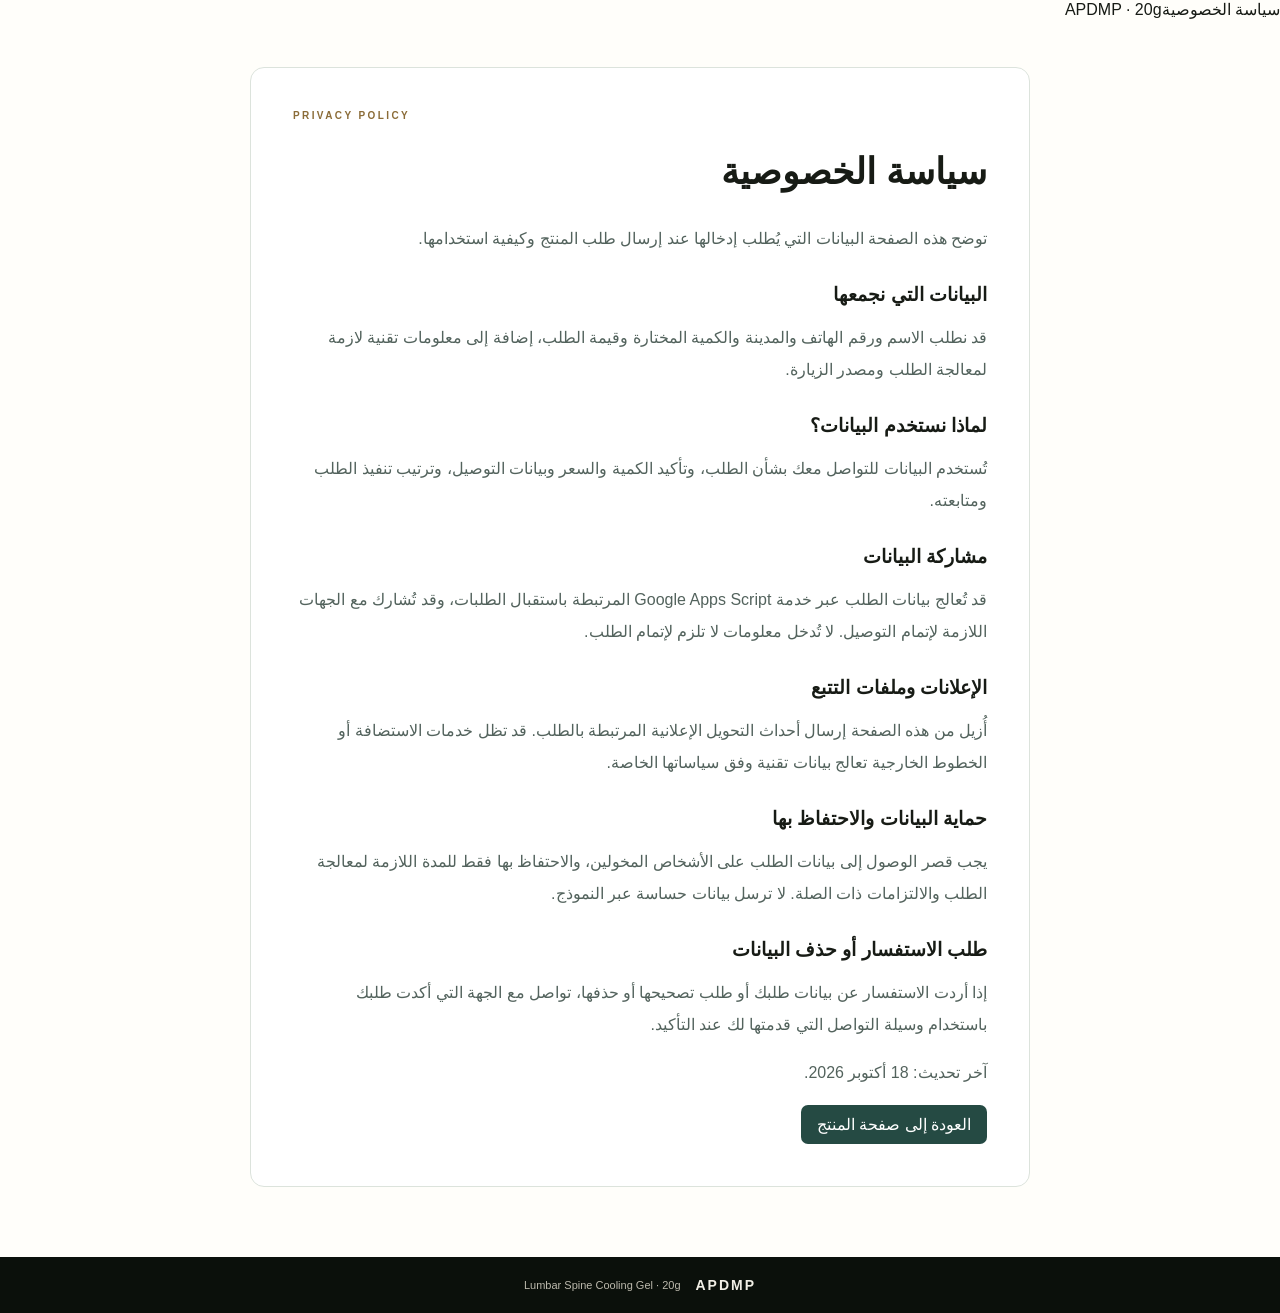
<file: privacy.html>
<!doctype html>
<html lang="ar" dir="rtl">
<head>
<meta charset="utf-8">
<meta name="viewport" content="width=device-width,initial-scale=1">
<meta name="theme-color" content="#101b1b">
<title>سياسة الخصوصية | APDMP</title>
<meta name="description" content="سياسة الخصوصية الخاصة ببيانات الطلب والتوصيل لصفحة APDMP Lumbar Spine Cooling Gel.">
<link rel="stylesheet" href="styles.css?v=20261017-1">
<style>
.privacy-wrap{width:min(780px,calc(100% - 32px));margin:48px auto 70px;background:#fff;border:1px solid #dce3dc;border-radius:14px;padding:clamp(20px,5vw,42px)}
.privacy-wrap h1{font-size:clamp(26px,4vw,36px);line-height:1.5}
.privacy-wrap h2{font-size:19px;margin-top:28px}
.privacy-wrap p,.privacy-wrap li{color:#53635d;line-height:2}
.privacy-wrap .back{display:inline-block;background:#254a43;color:white;padding:10px 16px;border-radius:7px}
</style>
</head>
<body>
<div class="topline"><span>سياسة الخصوصية</span><i></i><span>APDMP · 20g</span></div>
<main class="privacy-wrap">
<span class="eyebrow">PRIVACY POLICY</span>
<h1>سياسة الخصوصية</h1>
<p>توضح هذه الصفحة البيانات التي يُطلب إدخالها عند إرسال طلب المنتج وكيفية استخدامها.</p>
<h2>البيانات التي نجمعها</h2>
<p>قد نطلب الاسم ورقم الهاتف والمدينة والكمية المختارة وقيمة الطلب، إضافة إلى معلومات تقنية لازمة لمعالجة الطلب ومصدر الزيارة.</p>
<h2>لماذا نستخدم البيانات؟</h2>
<p>تُستخدم البيانات للتواصل معك بشأن الطلب، وتأكيد الكمية والسعر وبيانات التوصيل، وترتيب تنفيذ الطلب ومتابعته.</p>
<h2>مشاركة البيانات</h2>
<p>قد تُعالج بيانات الطلب عبر خدمة Google Apps Script المرتبطة باستقبال الطلبات، وقد تُشارك مع الجهات اللازمة لإتمام التوصيل. لا تُدخل معلومات لا تلزم لإتمام الطلب.</p>
<h2>الإعلانات وملفات التتبع</h2>
<p>أُزيل من هذه الصفحة إرسال أحداث التحويل الإعلانية المرتبطة بالطلب. قد تظل خدمات الاستضافة أو الخطوط الخارجية تعالج بيانات تقنية وفق سياساتها الخاصة.</p>
<h2>حماية البيانات والاحتفاظ بها</h2>
<p>يجب قصر الوصول إلى بيانات الطلب على الأشخاص المخولين، والاحتفاظ بها فقط للمدة اللازمة لمعالجة الطلب والالتزامات ذات الصلة. لا ترسل بيانات حساسة عبر النموذج.</p>
<h2>طلب الاستفسار أو حذف البيانات</h2>
<p>إذا أردت الاستفسار عن بيانات طلبك أو طلب تصحيحها أو حذفها، تواصل مع الجهة التي أكدت طلبك باستخدام وسيلة التواصل التي قدمتها لك عند التأكيد.</p>
<p>آخر تحديث: 18 أكتوبر 2026.</p>
<a class="back" href="./">العودة إلى صفحة المنتج</a>
</main>
<footer><strong>APDMP</strong><span>Lumbar Spine Cooling Gel · 20g</span></footer>
</body>
</html>
</file>
<file: styles.css>
:root{--ink:#171b15;--deep:#111710;--green:#273b2d;--gold:#c9a96a;--cream:#f6f3eb;--paper:#fffefa;--muted:#777a70;--line:#e7e2d7;--serif:"Noto Kufi Arabic",sans-serif;--body:"IBM Plex Sans Arabic",sans-serif}*{box-sizing:border-box}html{scroll-behavior:smooth;scroll-padding-top:20px}body{margin:0;background:var(--paper);color:var(--ink);font-family:var(--body);-webkit-font-smoothing:antialiased}a{color:inherit;text-decoration:none}.announcement{min-height:36px;background:var(--gold);color:#211c11;display:flex;align-items:center;justify-content:center;gap:11px;padding:8px 14px;font-size:11px;font-weight:700;letter-spacing:.1px}.pulse{width:6px;height:6px;background:#263c2c;border-radius:50%;box-shadow:0 0 0 4px #263c2c19}.announcement-divider{opacity:.55}.site-header{height:78px;padding:0 clamp(18px,6vw,86px);display:flex;align-items:center;justify-content:space-between;background:#fffefa;border-bottom:1px solid #e8e4da}.brand{display:flex;align-items:center;gap:11px;direction:ltr}.brand-mark{width:39px;height:39px;display:grid;place-items:center;border:1px solid var(--gold);color:var(--gold);font:800 25px Georgia,serif}.brand strong,.brand small{display:block}.brand strong{font:800 17px Arial,sans-serif;letter-spacing:2.5px}.brand small{font:500 8px Arial,sans-serif;letter-spacing:1.4px;color:#77796e;margin-top:4px}.header-cta{font-size:12px;font-weight:700;display:flex;align-items:center;gap:15px}.header-cta span{color:#9b7940;font-size:20px}.hero{position:relative;display:grid;grid-template-columns:minmax(0,.92fr) minmax(0,1.08fr);align-items:center;gap:clamp(22px,5vw,76px);padding:clamp(36px,6vw,88px) clamp(22px,8vw,120px);background:radial-gradient(ellipse at 80% 40%,#e9e4d6 0,transparent 46%),linear-gradient(125deg,#f5f1e7,#fbfaf5 58%,#ece8dc);overflow:hidden;min-height:580px}.hero:after{content:"";position:absolute;inset:0 auto 0 0;width:5px;background:linear-gradient(var(--gold),transparent 75%)}.hero-copy{position:relative;z-index:2;max-width:500px}.eyebrow,.section-kicker{font:600 10px Arial,sans-serif;letter-spacing:2.4px;color:#8b6c38;direction:ltr;text-align:right}.eyebrow{display:flex;align-items:center;gap:10px}.eyebrow span{width:25px;height:1px;background:var(--gold)}.hero h1{font:800 clamp(35px,4.5vw,61px)/1.55 var(--serif);letter-spacing:-1.5px;margin:23px 0 12px}.hero h1 em{font-style:normal;color:#8d713e}.hero-sub{font-size:15px;color:#66695f;margin:0 0 25px}.hero-offer{display:flex;align-items:center;gap:12px;padding:13px 15px;border-right:2px solid var(--gold);background:#fffdf7b8;max-width:365px;margin-bottom:23px}.offer-icon{font-size:22px;color:#a78345}.hero-offer strong,.hero-offer small{display:block}.hero-offer strong{font-size:12px}.hero-offer small{font-size:11px;color:#787a70;margin-top:4px}.primary-cta{min-height:55px;background:var(--deep);color:#fff;display:flex;align-items:center;justify-content:space-between;gap:25px;padding:14px 20px;border:1px solid #273c2d;font:700 13px var(--body);transition:background .2s,transform .2s;max-width:360px}.primary-cta:hover{background:#304a35;transform:translateY(-2px)}.primary-cta span{font-size:22px;color:var(--gold)}.hero-meta{display:flex;flex-wrap:wrap;gap:14px;margin-top:15px;color:#77786e;font-size:10px}.hero-meta span:first-child{color:#3f5c44}.hero-visual{position:relative;min-width:0;isolation:isolate;display:grid;place-items:center;min-height:430px}.visual-glow{position:absolute;z-index:-1;width:min(88%,440px);aspect-ratio:1;border-radius:50%;background:radial-gradient(circle,#fffefa 0,#eee7d7 56%,#d9ceb7 57%,#e9e1d2 67%,transparent 68%);box-shadow:0 20px 70px #4d41251a}.hero-image{display:block;width:min(100%,540px);height:450px;object-fit:contain;object-position:center;filter:drop-shadow(0 24px 28px #342a181b)}.visual-stamp{position:absolute;bottom:20px;left:4%;width:83px;height:83px;border-radius:50%;background:var(--deep);color:#fff;display:flex;flex-direction:column;align-items:center;justify-content:center;border:1px solid #c9a96a;box-shadow:0 0 0 5px #fffefa70}.visual-stamp strong{font:700 25px Georgia,serif;color:var(--gold)}.visual-stamp span{font:8px Arial,sans-serif;letter-spacing:1px;margin-top:4px}.visual-caption{position:absolute;top:12px;left:0;direction:ltr;font:700 9px Arial,sans-serif;letter-spacing:2px;color:#88816f}.visual-caption span{color:var(--gold);padding:0 5px}.trust-strip{display:flex;align-items:center;justify-content:center;gap:clamp(14px,4vw,55px);padding:22px 18px;background:#fffefa;border-bottom:1px solid var(--line);color:#4d5147;font-size:11px}.trust-strip span{display:flex;align-items:center;gap:9px}.trust-strip b{font:10px Arial,sans-serif;color:#a18148;letter-spacing:1px}.trust-strip i{width:1px;height:20px;background:#ded7c9}.visual-story{padding:clamp(30px,5vw,64px) 0 0;background:#f4f1e9}.story-intro{max-width:1180px;margin:0 auto;padding:0 22px 22px;display:flex;justify-content:space-between;align-items:center;gap:20px}.story-intro span{font:600 9px Arial,sans-serif;letter-spacing:2px;color:#8b6c38;direction:ltr}.story-intro b{font:700 14px var(--body)}.story-frame{margin:0 auto;max-width:1180px;padding:0 16px 18px}.story-frame img{display:block;width:100%;height:auto;object-fit:contain;border-radius:3px}.offer-section{padding:clamp(52px,7vw,90px) 18px 86px;background:var(--paper);text-align:center}.section-kicker{text-align:center}.offer-section h2{font:800 clamp(24px,3.4vw,38px)/1.6 var(--serif);margin:10px 0 4px}.offer-intro{font-size:12px;color:var(--muted);margin:0 0 30px}.checkout-shell{width:min(620px,100%);margin:0 auto;padding:clamp(17px,4vw,30px);border:1px solid #e5dfd2;background:#fffefa;box-shadow:0 25px 75px #332b190c;text-align:right}.offers{border:0;padding:0;margin:0 0 4px;display:grid;gap:11px}.offer-card{position:relative;display:grid;grid-template-columns:18px minmax(0,1fr) auto;align-items:center;gap:12px;padding:17px 14px;border:1px solid #e2ded3;background:#fff;cursor:pointer;transition:all .18s;min-height:78px}.offer-card:has(input:checked){border:1.5px solid #536b4d;background:#f7f8f2;box-shadow:inset 0 0 0 1px #536b4d}.offer-card input{position:absolute;opacity:0;pointer-events:none}.radio{width:17px;height:17px;border:1px solid #b5b5a9;border-radius:50%;display:grid;place-items:center}.offer-card input:checked+.radio{border-color:#435e43}.offer-card input:checked+.radio:after{content:"";width:9px;height:9px;border-radius:50%;background:#435e43}.offer-name strong,.offer-name small{display:block}.offer-name strong{font-size:14px}.offer-name small{font-size:10px;color:#7b7d72;margin-top:4px}.price{text-align:left;white-space:nowrap}.price>strong{font-size:23px;color:#263b2b;letter-spacing:-.5px}.price>strong small{font-size:10px;font-weight:500;letter-spacing:0}.price .saving{display:block;font-size:9px;color:#77786c;margin-top:3px}.offer-ribbon{position:absolute;top:-8px;right:13px;background:var(--gold);color:#231e13;padding:3px 9px;font-size:9px;font-weight:700}.featured{margin-top:4px}.featured:before{content:"";position:absolute;right:-1px;top:0;bottom:0;width:3px;background:var(--gold)}.form-heading{border-top:0;padding:8px 0 17px}.form-step{font-size:9px;color:#977744;letter-spacing:.5px}.form-heading h3{font:700 22px var(--serif);margin:6px 0}.form-heading p{font-size:11px;line-height:1.9;color:#77796f;margin:0}.fields{display:grid;gap:13px}.fields label{display:block}.fields label>span{display:block;font-size:11px;font-weight:700;margin-bottom:6px}.fields input{width:100%;min-height:48px;border:1px solid #dedbd1;border-radius:2px;background:#fff;padding:12px 13px;font:15px var(--body);color:var(--ink);outline:none}.fields input:focus{border-color:#647c5d;box-shadow:0 0 0 3px #647c5d16}.fields input[aria-invalid=true]{border-color:#c83f3f}.phone-error{display:block;color:#c43131;font-size:12px;min-height:0}.phone-error:empty{display:none}.summary{margin:22px 0 15px;padding:15px;background:#f5f3ec;border:1px solid #ebe5d8;display:grid;gap:10px}.summary>div{display:flex;justify-content:space-between;gap:12px;font-size:11px}.summary span{color:#74776c}.summary strong{font-size:12px}.submit{width:100%;min-height:58px;border:0;border-radius:2px;background:var(--deep);color:#fff;font:700 13px var(--body);cursor:pointer;display:flex;align-items:center;justify-content:center;gap:20px}.submit span{font-size:21px;color:var(--gold)}.submit:disabled{opacity:.65;cursor:wait}.secure-note{text-align:center;font-size:10px;color:#77796f;margin:10px 0 0}.message{color:#286b48;font-size:12px;text-align:center}.sr-only{position:absolute;width:1px;height:1px;padding:0;margin:-1px;overflow:hidden;clip:rect(0,0,0,0);white-space:nowrap;border:0}.closing{background:radial-gradient(ellipse at 50% 0,#29392a,#111710 70%);color:#fff;text-align:center;padding:62px 20px 70px}.closing-mark{width:50px;height:50px;border:1px solid var(--gold);color:var(--gold);display:grid;place-items:center;margin:0 auto 17px;font:800 30px Georgia,serif}.closing p{font:600 9px Arial,sans-serif;letter-spacing:2px;color:#d3bd91;direction:ltr}.closing p span{padding:0 5px}.closing h2{font:700 clamp(25px,4vw,38px)/1.8 var(--serif);margin:14px 0 22px}.closing .primary-cta{margin:0 auto;max-width:300px;background:var(--gold);color:#1c1a12;border-color:var(--gold)}.closing .primary-cta span{color:#1c1a12}.closing small{display:block;font-size:10px;color:#c4c8bc;margin-top:17px}footer{display:flex;align-items:center;justify-content:center;gap:15px;flex-wrap:wrap;padding:20px;background:#0b100b;color:#f1eee5;font-size:11px}footer strong{font:800 14px Arial,sans-serif;letter-spacing:2px}footer span{color:#bcb9ad}footer a{color:#d9c18f;text-decoration:underline;text-underline-offset:3px;font-size:10px}@media(min-width:1200px){.hero{padding-left:max(9vw,120px);padding-right:max(9vw,120px)}}@media(max-width:760px){.announcement{font-size:10px;gap:8px;min-height:34px}.site-header{height:65px;padding:0 17px}.brand-mark{width:34px;height:34px;font-size:22px}.brand strong{font-size:15px}.header-cta{font-size:11px;gap:8px}.hero{grid-template-columns:1fr;gap:13px;padding:28px 20px 32px;min-height:auto}.hero-visual{grid-row:1;min-height:270px;margin:0 -3px}.hero-copy{grid-row:2}.hero-image{height:280px;width:min(100%,370px)}.visual-glow{width:min(80%,285px)}.visual-stamp{width:65px;height:65px;bottom:6px;left:2%}.visual-stamp strong{font-size:20px}.visual-stamp span{font-size:7px}.visual-caption{top:0;font-size:8px}.hero h1{font-size:clamp(32px,9vw,43px);line-height:1.5;margin:15px 0 7px}.hero-sub{font-size:13px;margin-bottom:17px}.hero-offer{max-width:none;margin-bottom:17px;padding:11px 13px}.primary-cta{max-width:none;min-height:53px}.hero-meta{font-size:9px;gap:10px}.trust-strip{gap:11px;padding:16px 8px;font-size:9px}.trust-strip span{gap:5px}.trust-strip b{font-size:9px}.trust-strip i{height:17px}.story-intro{padding:0 16px 16px}.story-intro b{font-size:12px}.story-intro span{font-size:8px;letter-spacing:1px}.story-frame{padding:0 0 10px}.story-frame img{border-radius:0}.offer-section{padding:52px 13px 60px}.offer-intro{margin-bottom:22px;font-size:11px}.checkout-shell{padding:15px 12px}.offer-card{grid-template-columns:16px minmax(0,1fr) auto;gap:9px;padding:15px 10px;min-height:72px}.offer-name strong{font-size:12px}.offer-name small{font-size:9px}.price>strong{font-size:20px}.price>strong small{font-size:9px}.price .saving{font-size:8px}.offer-ribbon{font-size:8px;right:10px}.form-heading h3{font-size:20px}.form-heading p{font-size:10px}.fields input{min-height:47px}.closing{padding:48px 20px 55px}footer{gap:8px;flex-direction:column}}@media(max-width:360px){.trust-strip{font-size:8px;gap:7px}.hero{padding-left:15px;padding-right:15px}.hero-meta{font-size:8px}.price>strong{font-size:18px}.offer-card{gap:7px;padding-left:8px;padding-right:8px}}@media(prefers-reduced-motion:reduce){html{scroll-behavior:auto}*,*:before,*:after{transition:none!important}}
/* Premium full-screen hero framing */
.hero{grid-template-columns:minmax(0,.86fr) minmax(0,1.14fr);gap:clamp(20px,4vw,64px);padding-top:clamp(32px,4vw,60px);padding-bottom:clamp(32px,4vw,60px);min-height:min(760px,calc(100svh - 114px))}
.hero-visual{min-height:clamp(500px,66vw,700px);border:1px solid #d8c9a9;padding:clamp(14px,2vw,26px);background:linear-gradient(145deg,#fffdf8d9,#e8e0d0b8);box-shadow:inset 0 0 0 7px #ffffff80,0 22px 55px #3c32170d;overflow:hidden}
.hero-visual:before{content:"";position:absolute;inset:10px;border:1px solid #c7ac76;pointer-events:none;z-index:2}
.hero-image{width:100%;height:100%;min-height:clamp(470px,62vw,660px);max-height:690px;object-fit:contain;object-position:center;filter:drop-shadow(0 26px 26px #342a1826)}
.visual-glow{width:94%;max-width:610px;opacity:.92}
.visual-stamp{z-index:3;bottom:25px;left:25px}
.visual-caption{z-index:3;top:27px;left:26px;background:#fffdf0d9;padding:7px 10px}
.sticky-order{position:fixed;z-index:50;bottom:18px;left:50%;transform:translateX(-50%);width:min(540px,calc(100% - 28px));min-height:70px;display:flex;align-items:center;justify-content:space-between;gap:14px;padding:10px 12px 10px 10px;background:#121911f5;color:#fff;border:1px solid #c9a96a;border-radius:5px;box-shadow:0 12px 45px #0003;backdrop-filter:blur(12px);-webkit-backdrop-filter:blur(12px);transition:transform .2s,box-shadow .2s}
.sticky-order:hover{box-shadow:0 16px 48px #0004}
.sticky-order-copy{display:flex;flex-direction:column;gap:5px;min-width:0}
.sticky-order-copy strong{font:700 12px var(--body);color:#fff}
.sticky-order-copy small{font:400 10px var(--body);color:#d4d0c4;white-space:nowrap}
.sticky-order-action{display:flex;align-items:center;justify-content:center;gap:15px;white-space:nowrap;background:var(--gold);color:#1a1a11;font:700 12px var(--body);padding:13px 15px;min-height:46px;border-radius:2px}
.sticky-order-action b{font-size:19px;font-weight:500}
body{padding-bottom:0}
@media(max-width:760px){
.hero{grid-template-columns:1fr;min-height:auto;padding:17px 12px 27px;gap:15px}
.hero-visual{grid-row:1;min-height:0;height:calc(100svh - 150px);max-height:740px;padding:10px;border:1px solid #d3bd91}
.hero-visual:before{inset:7px}
.hero-image{height:100%;min-height:0;max-height:none;width:100%;object-fit:contain}
.visual-glow{width:96%}
.visual-stamp{width:61px;height:61px;left:16px;bottom:17px}
.visual-caption{left:16px;top:16px}
.hero-copy{grid-row:2}
.hero h1{font-size:clamp(31px,8.7vw,42px);margin-top:10px}
.sticky-order{bottom:max(10px,env(safe-area-inset-bottom));width:calc(100% - 20px);min-height:65px;padding:8px;gap:8px}
.sticky-order-copy strong{font-size:11px}
.sticky-order-copy small{font-size:9px}
.sticky-order-action{padding:11px 10px;gap:8px;font-size:11px;min-height:44px}
.offer-section{scroll-margin-top:12px}
}
@media(max-width:360px){.sticky-order-copy small{font-size:8px}.sticky-order-action{padding:10px 8px}.hero-visual{height:calc(100svh - 135px)}}


/* Seamless premium gold frame: image meets the frame edge-to-edge */
.hero-visual{padding:0!important;overflow:hidden;border:1px solid #c9a96a!important;background:#171b15!important;box-shadow:inset 0 0 0 1px #fff4d3,0 22px 55px #3c32171a!important}
.hero-visual:before{inset:8px!important;border:1px solid #c9a96a!important;z-index:3!important;pointer-events:none}
.hero-image{display:block!important;width:100%!important;height:100%!important;min-height:0!important;max-height:none!important;object-fit:cover!important;object-position:center!important;filter:none!important}
.visual-glow{display:none!important}
.visual-caption{z-index:4!important;top:22px!important;left:22px!important}
.visual-stamp{z-index:4!important}
.hero h1{font-size:clamp(36px,4.25vw,59px);line-height:1.65;letter-spacing:-1.2px}
.hero h1 em{color:#80612d;text-shadow:0 1px 0 #fff8e9}
@media(max-width:760px){
.hero{padding:12px 10px 25px!important}
.hero-visual{height:calc(100svh - 145px)!important;max-height:760px!important;min-height:0!important;padding:0!important}
.hero-visual:before{inset:6px!important}
.hero-image{width:100%!important;height:100%!important;min-height:0!important;object-fit:cover!important;object-position:center!important}
.hero h1{font-size:clamp(31px,8vw,40px);line-height:1.6;letter-spacing:-.8px}
.visual-caption{top:15px!important;left:15px!important}
.visual-stamp{bottom:15px!important;left:15px!important}
}


/* Clean hero composition: no overlay lettering, no crop, frame stays outside artwork */
.hero-visual{
  padding:18px!important;
  min-height:0!important;
  height:clamp(440px,48vw,620px)!important;
  overflow:hidden!important;
  display:flex!important;
  align-items:center!important;
  justify-content:center!important;
  border:1px solid #c9a96a!important;
  background:linear-gradient(145deg,#f8f5ed,#e9e2d3)!important;
  box-shadow:inset 0 0 0 1px #fff9e9,0 18px 44px #342a1814!important;
}
.hero-visual:before{
  inset:7px!important;
  z-index:2!important;
  border:1px solid #c9a96a!important;
  pointer-events:none!important;
}
.hero-image{
  display:block!important;
  position:relative!important;
  z-index:1!important;
  width:100%!important;
  height:100%!important;
  min-height:0!important;
  max-height:none!important;
  object-fit:contain!important;
  object-position:center center!important;
  filter:drop-shadow(0 12px 18px #342a1818)!important;
}
.visual-caption{display:none!important}
.visual-stamp{z-index:3!important;bottom:18px!important;left:18px!important}
@media(max-width:760px){
  .hero-visual{
    height:clamp(390px,66svh,610px)!important;
    max-height:none!important;
    min-height:0!important;
    padding:13px!important;
  }
  .hero-visual:before{inset:6px!important}
  .hero-image{
    width:100%!important;height:100%!important;min-height:0!important;
    object-fit:contain!important;object-position:center!important;
  }
  .visual-stamp{bottom:13px!important;left:13px!important}
}
@media(max-width:380px){
  .hero-visual{height:clamp(350px,62svh,500px)!important;padding:11px!important}
}


/* Final edge-to-edge hero: artwork touches the gold frame */
.hero-visual{
  padding:0!important;
  border:2px solid #c9a96a!important;
  background:#171b15!important;
  box-shadow:0 18px 44px #342a1818!important;
  overflow:hidden!important;
}
.hero-visual:before{display:none!important;content:none!important}
.hero-image{
  width:100%!important;
  height:100%!important;
  min-height:0!important;
  max-height:none!important;
  object-fit:cover!important;
  object-position:center center!important;
  filter:none!important;
}
@media(max-width:760px){
  .hero-visual{
    padding:0!important;
    height:calc(100svh - 145px)!important;
    max-height:760px!important;
    min-height:0!important;
  }
  .hero-image{
    width:100%!important;
    height:100%!important;
    min-height:0!important;
    object-fit:cover!important;
    object-position:center center!important;
  }
}


/* Final fix: frame follows the image's natural ratio; never crop the hero. */
.hero-visual{display:block!important;position:relative!important;width:100%!important;height:auto!important;min-height:0!important;max-height:none!important;padding:0!important;overflow:visible!important;border:2px solid #c9a96a!important;background:transparent!important;box-shadow:0 18px 44px #342a1818!important}
.hero-visual:before{display:none!important;content:none!important}
.hero-image{display:block!important;position:relative!important;width:100%!important;height:auto!important;min-height:0!important;max-height:none!important;object-fit:contain!important;object-position:center!important;filter:none!important}
.visual-glow{display:none!important}
.visual-stamp{z-index:3!important}
@media(max-width:760px){.hero-visual{height:auto!important;min-height:0!important;max-height:none!important;padding:0!important;overflow:visible!important}.hero-image{width:100%!important;height:auto!important;min-height:0!important;max-height:none!important;object-fit:contain!important}}
.sticky-order.checkout-in-view{display:none!important}
</file>
